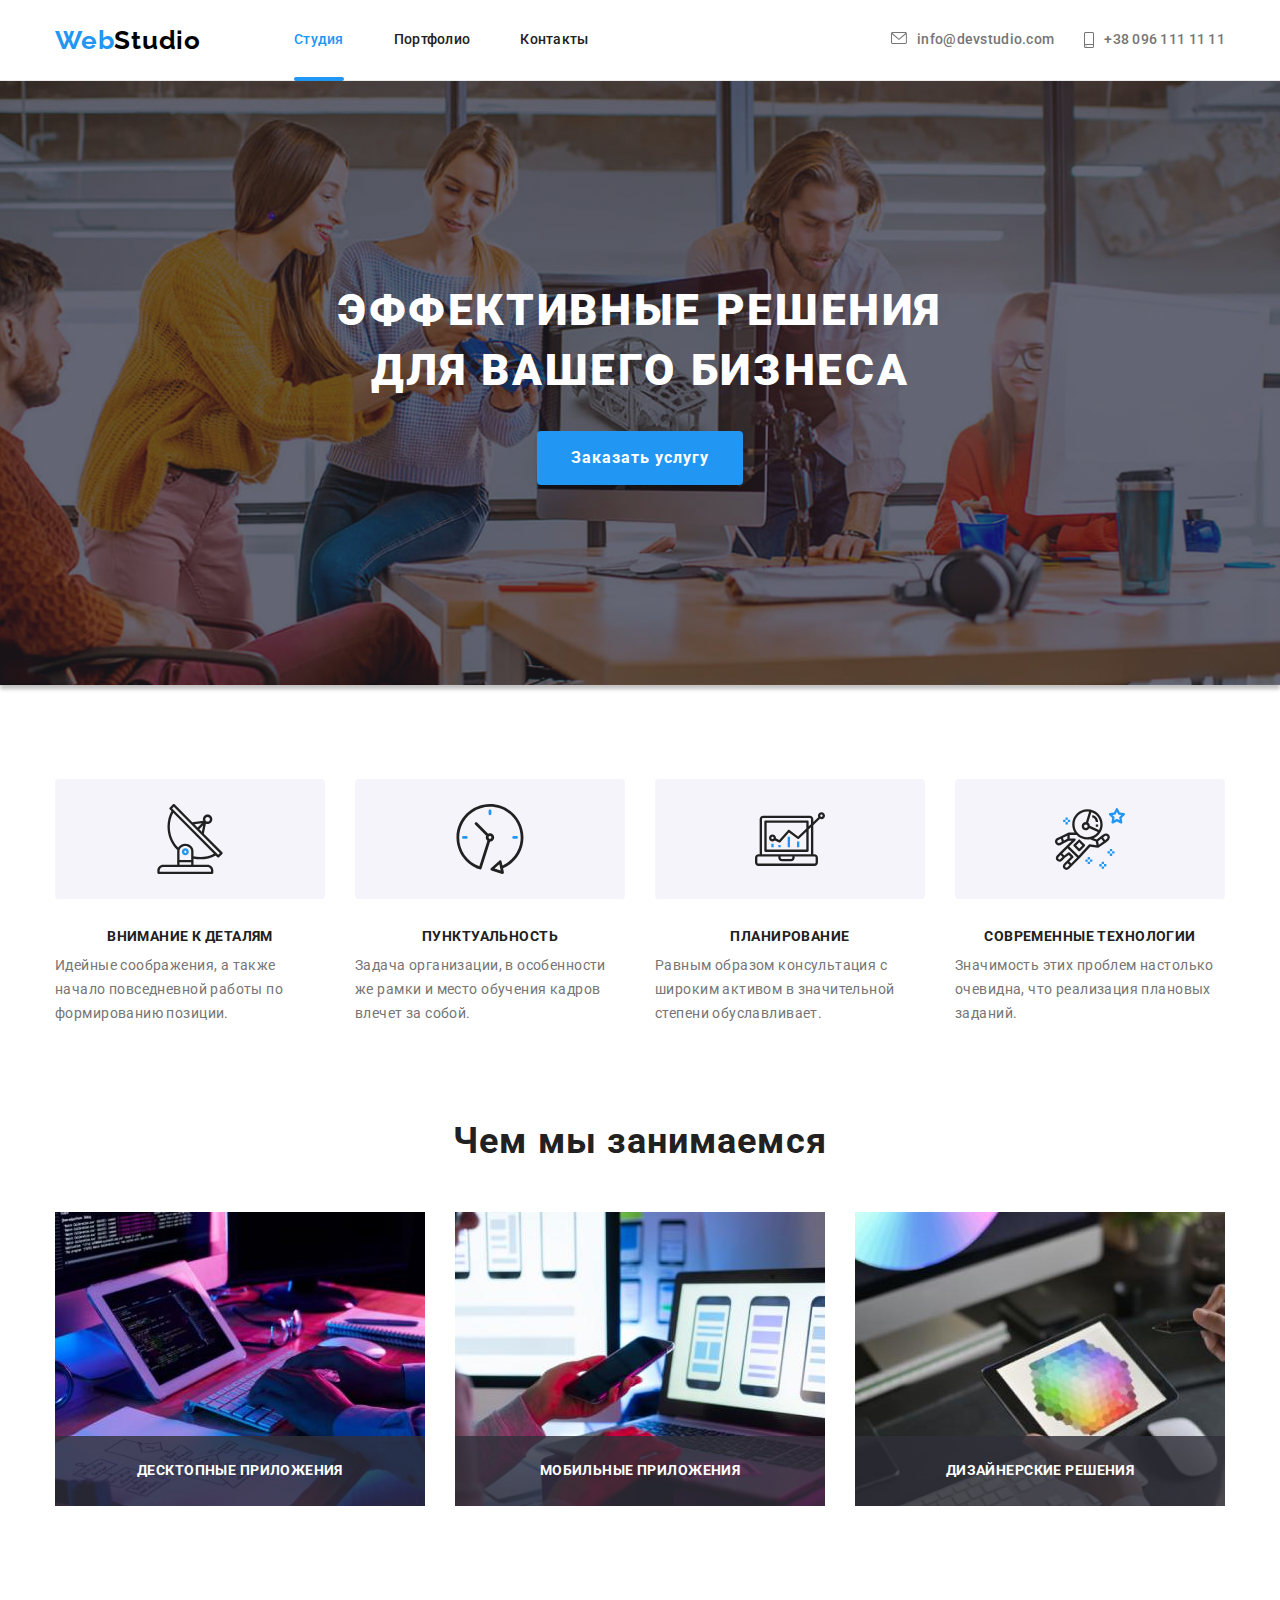
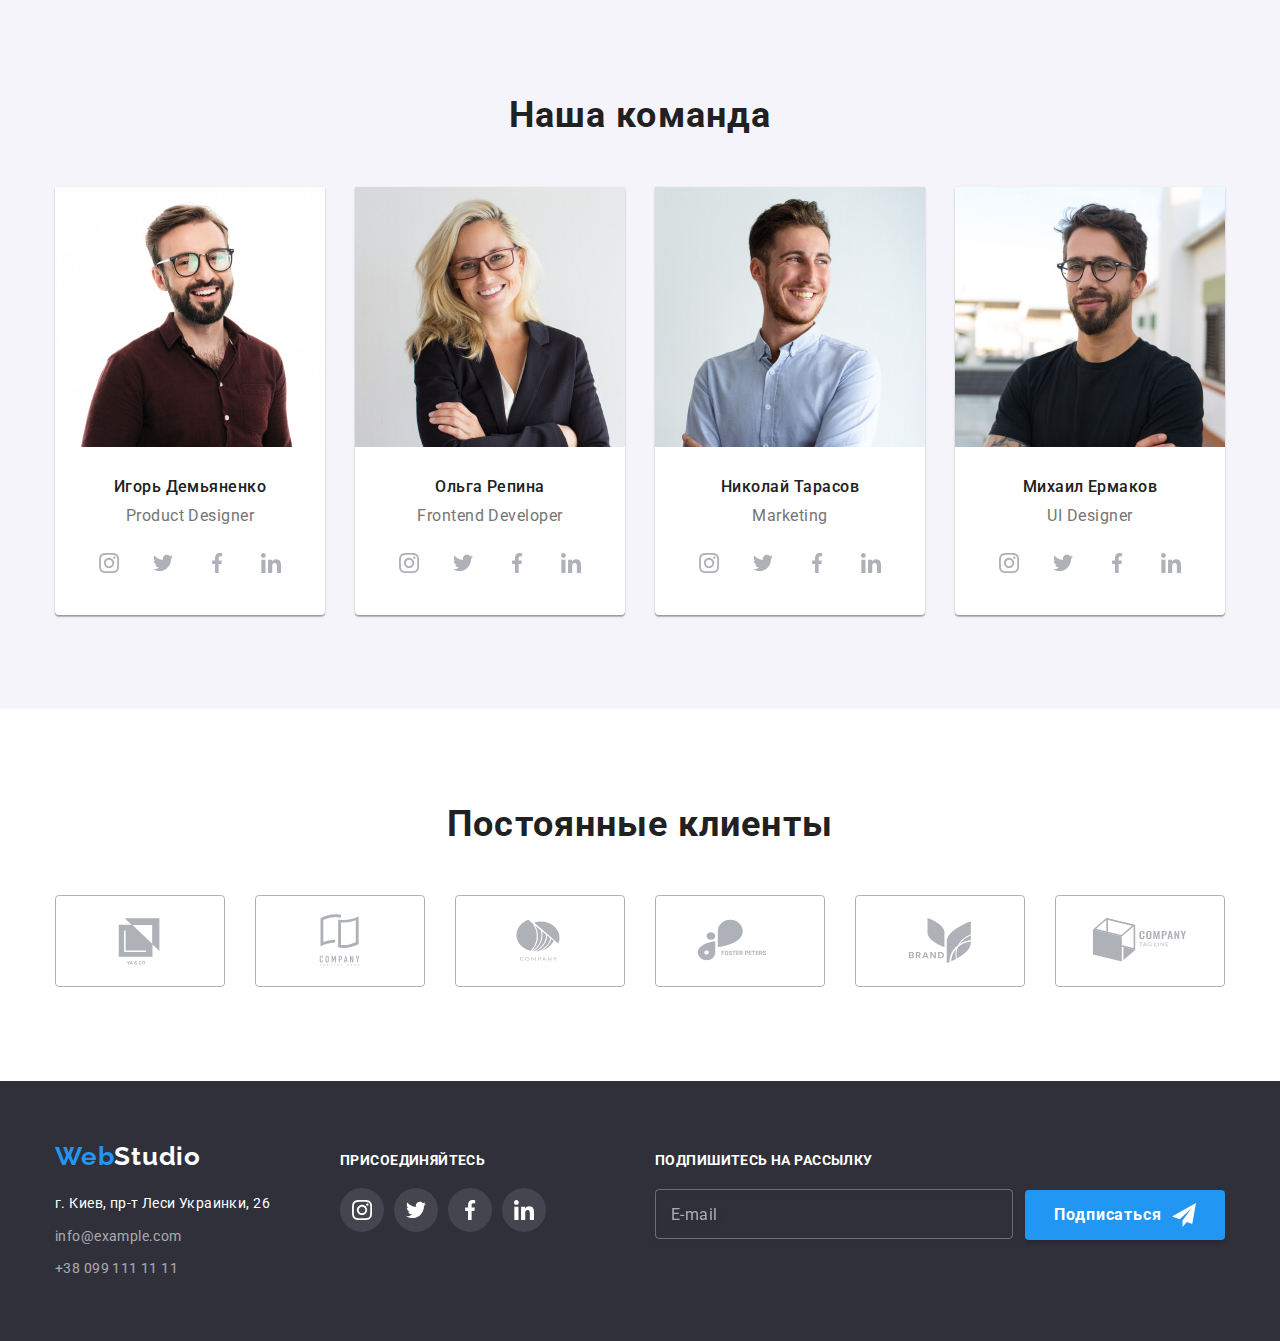
<file: index.html>
<!DOCTYPE html>
<html lang="ru">

<head>
    <meta charset="UTF-8" />
    <meta http-equiv="X-UA-Compatible" content="IE=edge" />
    <meta name="viewport" content="width=device-width, initial-scale=1.0" />
    <title>WebStudio</title>
    <link rel="preconnect" href="https://fonts.googleapis.com" />
    <link rel="preconnect" href="https://fonts.gstatic.com" crossorigin />
    <link
        href="https://fonts.googleapis.com/css2?family=Raleway:wght@700&family=Roboto:wght@400;500;700;900&display=swap"
        rel="stylesheet" />
    <link rel="stylesheet" href="./css/main.min.css" />
</head>

<body>
    <header class="header">
        <div class="container header__container">
            <nav class="navigation">
                <a href="./index.html" class="logo link" lang="en"><span class="logo__first-part">Web</span><span
                        class="logo__second-part_dark">Studio</span></a>
                <ul class="list navigation-list">
                    <li class="navigation-list__item">
                        <a class="link page-link active" href="index.html">Студия</a>
                    </li>
                    <li class="navigation-list__item">
                        <a class="link page-link" href="portfolio.html">Портфолио</a>
                    </li>
                    <li class="navigation-list__item">
                        <a class="link page-link" href="">Контакты</a>
                    </li>
                </ul>
            </nav>
            <ul class="contacts list">
                <li class="contacts__item">
                    <a class="contact__link link" href="mailto:info@devstudio.com">
                        <svg class="contact__icon" width="16" height="12">
                            <use href="./images/icons.svg#icon-envelope"></use>
                        </svg>
                        info@devstudio.com</a>
                </li>
                <li class="contacts__item">
                    <a class="contact__link link" href="tel:+380961111111">
                        <svg class="contact__icon" width="10" height="16">
                            <use href="./images/icons.svg#icon-smartphone"></use>
                        </svg>
                        +38 096 111 11 11</a>
                </li>
            </ul>
            <button type="button" class="menu_open-btn">
                <svg class="menu_open-icon" width="40" height="40">
                    <use href="./images/icons.svg#icon-burger"></use>
                </svg>
            </button>
            <div class="mobile-menu is-hidden">
                <div class="container menu-container">
                    <button type="button" class="menu_close-btn">
                        <svg class="menu_close-icon" width="40" height="40">
                            <use href="./images/icons.svg#icon-close-burger"></use>
                        </svg>
                    </button>
                    <div class="menu-top">
                        <ul class="list mobile-menu-list">
                            <li class="mobile-menu-list__item">
                                <a class="link mobile-menu__link active" href="index.html">Студия</a>
                            </li>
                            <li class="mobile-menu-list__item">
                                <a class="link mobile-menu__link" href="portfolio.html">Портфолио</a>
                            </li>
                            <li class="mobile-menu-list__item">
                                <a class="link mobile-menu__link" href="">Контакты</a>
                            </li>
                        </ul>
                    </div>
                    <div class="menu-buttom">
                        <ul class="contacts-mobile list">
                            <li class="contacts-mobile__item">
                                <a class="contact-mobile__tel link" href="tel:+380961111111">
                                    +38 096 111 11 11</a>
                            </li>
                            <li class="contacts-mobile__item">
                                <a class="contact-mobile__mail link" href="mailto:info@devstudio.com">
                                    info@devstudio.com</a>
                            </li>
                        </ul>
                        <ul class="socials-menu list">
                            <li class="socials-menu__item">
                                <a href="" class="socials-menu__link link"> Instagram </a>
                            </li>
                            <li class="socials-menu__item">
                                <a href="" class="link socials-menu__link"> Twitter </a>
                            </li>
                            <li class="socials-menu__item">
                                <a href="" class="socials-menu__link link"> Facebook </a>
                            </li>
                            <li class="socials-menu__item">
                                <a href="" class="socials-menu__link link"> LinkedIn </a>
                            </li>
                        </ul>
                    </div>
                </div>
            </div>
        </div>
    </header>
    <main>
        <section class="hero">
            <div class="container hero__container">
                <h1 class="hero__title">
                    Эффективные решения<br />для вашего бизнеса
                </h1>
                <button class="hero__button" type="button" data-modal-open>
                    Заказать услугу
                </button>
            </div>
        </section>
        <section class="traits">
            <div class="container">
                <h2 class="visually-hidden">Наши достоинства</h2>
                <ul class="traits__list list">
                    <li class="traits__item">
                        <div class="traits__logo">
                            <svg class="traits__icon" width="70" height="70">
                                <use href="./images/icons.svg#icon-antenna"></use>
                            </svg>
                        </div>
                        <h3 class="traits__title">Внимание к деталям</h3>
                        <p class="traits__description">
                            Идейные соображения, а также начало повседневной работы по
                            формированию позиции.
                        </p>
                    </li>
                    <li class="traits__item">
                        <div class="traits__logo">
                            <svg class="traits__icon" width="70" height="70">
                                <use href="./images/icons.svg#icon-clock"></use>
                            </svg>
                        </div>
                        <h3 class="traits__title">Пунктуальность</h3>
                        <p class="traits__description">
                            Задача организации, в особенности же рамки и место обучения
                            кадров влечет за собой.
                        </p>
                    </li>
                    <li class="traits__item">
                        <div class="traits__logo">
                            <svg class="traits__icon" width="70" height="70">
                                <use href="./images/icons.svg#icon-diagram"></use>
                            </svg>
                        </div>
                        <h3 class="traits__title">Планирование</h3>
                        <p class="traits__description">
                            Равным образом консультация с широким активом в значительной
                            степени обуславливает.
                        </p>
                    </li>
                    <li class="traits__item">
                        <div class="traits__logo">
                            <svg class="traits__icon" width="70" height="70">
                                <use href="./images/icons.svg#icon-astronaut"></use>
                            </svg>
                        </div>
                        <h3 class="traits__title">Современные технологии</h3>
                        <p class="traits__description">
                            Значимость этих проблем настолько очевидна, что реализация
                            плановых заданий.
                        </p>
                    </li>
                </ul>
            </div>
        </section>
        <section class="about">
            <div class="container">
                <h2 class="about__title">Чем мы занимаемся</h2>
                <ul class="about__list list">
                    <li class="about__item">
                        <div class="about__poster">
                            <img srcset="
                    ./images/about/box-algorithm.jpg    1x,
                    ./images/about/box-algorithm-2x.jpg 2x
                  " src="./images/about/box-algorithm.jpg" alt="работа на десктопе" />
                            <p class="about__text">Десктопные приложения</p>
                        </div>
                    </li>
                    <li class="about__item">
                        <div class="about__poster">
                            <img srcset="
                    ./images/about/box-laptop.jpg    1x,
                    ./images/about/box-laptop-2x.jpg 2x
                  " src="./images/about/box-laptop.jpg" alt="работа на лептопе" width="370" height="294" />
                            <p class="about__text">Мобильные приложения</p>
                        </div>
                    </li>
                    <li class="about__item">
                        <div class="about__poster">
                            <img srcset="
                    ./images/about/box-pen.jpg    1x,
                    ./images/about/box-pen-2x.jpg 2x
                  " src="./images/about/box-pen.jpg" alt="работа на планшете" width="370" height="294" />
                            <p class="about__text">Дизайнерские решения</p>
                        </div>
                    </li>
                </ul>
            </div>
        </section>
        <section class="team">
            <div class="container team_container">
                <h2 class="team__title">Наша команда</h2>
                <ul class="team__list list">
                    <li class="team__member">
                        <picture>
                            <source srcset="
                    ./images/team/team-demjanenko-desktop.jpg    1x,
                    ./images/team/team-demjanenko-desktop-2x.jpg 2x
                  " media="(min-width: 1200px)" />
                            <source srcset="
                    ./images/team/team-demjanenko-tablet.jpg    1x,
                    ./images/team/team-demjanenko-tablet-2x.jpg 2x
                  " media="(min-width: 768px)" />
                            <source srcset="
                    ./images/team/team-demjanenko.jpg    1x,
                    ./images/team/team-demjanenko-2x.jpg 2x
                  " media="(min-width: 320px)" />
                            <img src="./images/team/team-demjanenko.jpg" alt="аватарка" />
                        </picture>
                        <div class="unit">
                            <h3 class="unit__name">Игорь Демьяненко</h3>
                            <p lang="en" class="unit__position">Product Designer</p>
                            <ul class="socials list">
                                <li class="socials__item">
                                    <a href="" class="socials__link">
                                        <svg class="socials__icon" width="20" height="20">
                                            <use href="./images/icons.svg#icon-instagram"></use>
                                        </svg>
                                    </a>
                                </li>
                                <li class="socials__item">
                                    <a href="" class="socials__link">
                                        <svg class="socials__icon" width="20" height="20">
                                            <use href="./images/icons.svg#icon-twitter"></use>
                                        </svg>
                                    </a>
                                </li>
                                <li class="socials__item">
                                    <a href="" class="socials__link">
                                        <svg class="socials__icon" width="20" height="20">
                                            <use href="./images/icons.svg#icon-facebook"></use>
                                        </svg>
                                    </a>
                                </li>
                                <li class="socials__item">
                                    <a href="" class="socials__link">
                                        <svg class="socials__icon" width="20" height="20">
                                            <use href="./images/icons.svg#icon-linkedin"></use>
                                        </svg>
                                    </a>
                                </li>
                            </ul>
                        </div>
                    </li>
                    <li class="team__member">
                        <picture>
                            <source srcset="
                    ./images/team/team-repina-desktop.jpg    1x,
                    ./images/team/team-repina-desktop-2x.jpg 2x
                  " media="(min-width: 1200px)" />
                            <source srcset="
                    ./images/team/team-repina-tablet.jpg    1x,
                    ./images/team/team-repina-tablet-2x.jpg 2x
                  " media="(min-width: 768px)" />
                            <source srcset="
                    ./images/team/team-repina.jpg    1x,
                    ./images/team/team-repina-2x.jpg 2x
                  " media="(min-width: 320px)" />
                            <img src="./images/team/team-repina.jpg" alt="аватарка" />
                        </picture>
                        <div class="unit">
                            <h3 class="unit__name">Ольга Репина</h3>
                            <p lang="en" class="unit__position">Frontend Developer</p>
                            <ul class="socials list">
                                <li class="socials__item">
                                    <a href="" class="socials__link">
                                        <svg class="socials__icon" width="20" height="20">
                                            <use href="./images/icons.svg#icon-instagram"></use>
                                        </svg>
                                    </a>
                                </li>
                                <li class="socials__item">
                                    <a href="" class="socials__link">
                                        <svg class="socials__icon" width="20" height="20">
                                            <use href="./images/icons.svg#icon-twitter"></use>
                                        </svg>
                                    </a>
                                </li>
                                <li class="socials__item">
                                    <a href="" class="socials__link">
                                        <svg class="socials__icon" width="20" height="20">
                                            <use href="./images/icons.svg#icon-facebook"></use>
                                        </svg>
                                    </a>
                                </li>
                                <li class="socials__item">
                                    <a href="" class="socials__link">
                                        <svg class="socials__icon" width="20" height="20">
                                            <use href="./images/icons.svg#icon-linkedin"></use>
                                        </svg>
                                    </a>
                                </li>
                            </ul>
                        </div>
                    </li>
                    <li class="team__member">
                        <picture>
                            <source srcset="
                    ./images/team/team-tarasov-desktop.jpg    1x,
                    ./images/team/team-tarasov-desktop-2x.jpg 2x
                  " media="(min-width: 1200px)" />
                            <source srcset="
                    ./images/team/team-tarasov-tablet.jpg    1x,
                    ./images/team/team-tarasov-tablet-2x.jpg 2x
                  " media="(min-width: 768px)" />
                            <source srcset="
                    ./images/team/team-tarasov.jpg    1x,
                    ./images/team/team-tarasov-2x.jpg 2x
                  " media="(min-width: 320px)" />
                            <img src="./images/team/team-tarasov.jpg" alt="аватарка" />
                        </picture>
                        <div class="unit">
                            <h3 class="unit__name">Николай Тарасов</h3>
                            <p lang="en" class="unit__position">Marketing</p>
                            <ul class="socials list">
                                <li class="socials__item">
                                    <a href="" class="socials__link">
                                        <svg class="socials__icon" width="20" height="20">
                                            <use href="./images/icons.svg#icon-instagram"></use>
                                        </svg>
                                    </a>
                                </li>
                                <li class="socials__item">
                                    <a href="" class="socials__link">
                                        <svg class="socials__icon" width="20" height="20">
                                            <use href="./images/icons.svg#icon-twitter"></use>
                                        </svg>
                                    </a>
                                </li>
                                <li class="socials__item">
                                    <a href="" class="socials__link">
                                        <svg class="socials__icon" width="20" height="20">
                                            <use href="./images/icons.svg#icon-facebook"></use>
                                        </svg>
                                    </a>
                                </li>
                                <li class="socials__item">
                                    <a href="" class="socials__link">
                                        <svg class="socials__icon" width="20" height="20">
                                            <use href="./images/icons.svg#icon-linkedin"></use>
                                        </svg>
                                    </a>
                                </li>
                            </ul>
                        </div>
                    </li>
                    <li class="team__member">
                        <picture>
                            <source srcset="
                    ./images/team/team-ermakov-desktop.jpg    1x,
                    ./images/team/team-ermakov-desktop-2x.jpg 2x
                  " media="(min-width: 1200px)" />
                            <source srcset="
                    ./images/team/team-ermakov-tablet.jpg    1x,
                    ./images/team/team-ermakov-tablet-2x.jpg 2x
                  " media="(min-width: 768px)" />
                            <source srcset="
                    ./images/team/team-ermakov.jpg    1x,
                    ./images/team/team-ermakov-2x.jpg 2x
                  " media="(min-width: 320px)" />
                            <img src="./images/team/team-ermakov.jpg" alt="аватарка" />
                        </picture>
                        <div class="unit">
                            <h3 class="unit__name">Михаил Ермаков</h3>
                            <p lang="en" class="unit__position">UI Designer</p>
                            <ul class="socials list">
                                <li class="socials__item">
                                    <a href="" class="socials__link">
                                        <svg class="socials__icon" width="20" height="20">
                                            <use href="./images/icons.svg#icon-instagram"></use>
                                        </svg>
                                    </a>
                                </li>
                                <li class="socials__item">
                                    <a href="" class="socials__link">
                                        <svg class="socials__icon" width="20" height="20">
                                            <use href="./images/icons.svg#icon-twitter"></use>
                                        </svg>
                                    </a>
                                </li>
                                <li class="socials__item">
                                    <a href="" class="socials__link">
                                        <svg class="socials__icon" width="20" height="20">
                                            <use href="./images/icons.svg#icon-facebook"></use>
                                        </svg>
                                    </a>
                                </li>
                                <li class="socials__item">
                                    <a href="" class="socials__link">
                                        <svg class="socials__icon" width="20" height="20">
                                            <use href="./images/icons.svg#icon-linkedin"></use>
                                        </svg>
                                    </a>
                                </li>
                            </ul>
                        </div>
                    </li>
                </ul>
            </div>
        </section>
        <section class="customers">
            <div class="container">
                <h2 class="customers__title">Постоянные клиенты</h2>
                <ul class="customers__logos list">
                    <li class="customers__item">
                        <a href="" class="customers__link">
                            <svg class="customer__logo" width="106" height="60">
                                <use href="./images/icons.svg#icon-logo1"></use>
                            </svg>
                        </a>
                    </li>
                    <li class="customers__item">
                        <a href="" class="customers__link">
                            <svg class="customer__logo" width="106" height="60">
                                <use href="./images/icons.svg#icon-logo2"></use>
                            </svg>
                        </a>
                    </li>
                    <li class="customers__item">
                        <a href="" class="customers__link">
                            <svg class="customer__logo" width="106" height="60">
                                <use href="./images/icons.svg#icon-logo3"></use>
                            </svg>
                        </a>
                    </li>
                    <li class="customers__item">
                        <a href="" class="customers__link">
                            <svg class="customer__logo" width="106" height="60">
                                <use href="./images/icons.svg#icon-logo4"></use>
                            </svg>
                        </a>
                    </li>
                    <li class="customers__item">
                        <a href="" class="customers__link">
                            <svg class="customer__logo" width="106" height="60">
                                <use href="./images/icons.svg#icon-logo5"></use>
                            </svg>
                        </a>
                    </li>
                    <li class="customers__item">
                        <a href="" class="customers__link">
                            <svg class="customer__logo" width="106" height="60">
                                <use href="./images/icons.svg#icon-logo6"></use>
                            </svg>
                        </a>
                    </li>
                </ul>
            </div>
        </section>
    </main>
    <footer class="footer">
        <div class="container footer-container">
            <div class="footer-box">
                <div class="footer-adaress">
                    <a class="logo link" href="./index.html" lang="en"><span class="logo__first-part">Web</span><span
                            class="logo__second-part_light">Studio</span></a>
                    <address>
                        <ul class="address-list list">
                            <li class="address-list__item">
                                <a class="map-link link" href="https://goo.gl/maps/PAfpmVnmsfbDf3pm9" target="_blank"
                                    rel="noopener noreferrer">г. Киев, пр-т Леси Украинки, 26</a>
                            </li>
                            <li class="address-list__item">
                                <a class="address-list__link link" href="mailto:info@example.com">info@example.com</a>
                            </li>
                            <li class="address-list__item">
                                <a class="address-list__link link" href="tel:+380991111111">+38 099 111 11 11</a>
                            </li>
                        </ul>
                    </address>
                </div>
                <div class="join-us">
                    <p class="footer-title">Присоединяйтесь</p>
                    <ul class="our-socials list">
                        <li class="our-socials__item">
                            <a href="" class="our-socials__link">
                                <svg class="our-socials__icon" width="20" height="20">
                                    <use href="./images/icons.svg#icon-instagram"></use>
                                </svg>
                            </a>
                        </li>
                        <li class="our-socials__item">
                            <a href="" class="our-socials__link">
                                <svg class="our-socials__icon" width="20" height="20">
                                    <use href="./images/icons.svg#icon-twitter"></use>
                                </svg>
                            </a>
                        </li>
                        <li class="our-socials__item">
                            <a href="" class="our-socials__link">
                                <svg class="our-socials__icon" width="20" height="20">
                                    <use href="./images/icons.svg#icon-facebook"></use>
                                </svg>
                            </a>
                        </li>
                        <li class="our-socials__item">
                            <a href="" class="our-socials__link">
                                <svg class="our-socials__icon" width="20" height="20">
                                    <use href="./images/icons.svg#icon-linkedin"></use>
                                </svg>
                            </a>
                        </li>
                    </ul>
                </div>
            </div>
            <div class="online-form">
                <form action="#" class="online-input">
                    <label class="online-form__label" for="online-input">Подпишитесь на рассылку</label>
                    <br />
                    <div class="input-and-btn">
                        <input type="email" class="online-email" name="online-input" id="online-input"
                            placeholder="E-mail" />
                        <br />
                        <button type="submit" class="online-btn">
                            Подписаться
                            <svg class="online-input__logo" width="24" height="24">
                                <use href="./images/icons.svg#icon-send"></use>
                            </svg>
                        </button>
                    </div>
                </form>
            </div>
        </div>
    </footer>
    <div class="backdrop is-hidden" data-modal>
        <div class="modal">
            <button type="button" class="modal__close-btn" data-modal-close>
                <svg class="modal__close-icon" width="11" height="11">
                    <use href="./images/icons.svg#icon-close"></use>
                </svg>
            </button>
            <p class="modal__title">Оставьте свои данные, мы вам перезвоним</p>
            <form action="#" class="modal__form">
                <div class="modal__field">
                    <label for="user-name" class="modal__label-text">Имя</label>
                    <div class="modal__wrap">
                        <input type="text" name="user-name" id="user-name" class="modal__input" required
                            minlength="2" /><svg class="input-icon" width="18" height="18">
                            <use href="images/icons.svg#icon-name"></use>
                        </svg>
                    </div>
                </div>
                <div class="modal__field">
                    <label for="user-tel" class="modal__label-text">Телефон</label>
                    <div class="modal__wrap">
                        <input type="tel" name="user-tel" id="user-tel" class="modal__input" required />
                        <svg class="input-icon" width="18px" height="18px">
                            <use href="images/icons.svg#icon-phone"></use>
                        </svg>
                    </div>
                </div>
                <div class="modal__field">
                    <label for="user-mail" class="modal__label-text">Почта</label>
                    <div class="modal__wrap">
                        <input type="email" name="user-mail" id="user-mail" class="modal__input" /><svg
                            class="input-icon" width="18px" height="18px">
                            <use href="images/icons.svg#icon-mail"></use>
                        </svg>
                    </div>
                </div>
                <div class="modal__field">
                    <label for="coment" class="modal__label-text">Комментарий</label>
                    <textarea name="coment" id="coment" cols="30" rows="10" class="modal__textarea"
                        placeholder="Введите текст"></textarea>
                </div>
                <div class="modal__field">
                    <input type="checkbox" name="policy" id="policy" class="modal__check visually-hidden" />
                    <label for="policy" class="check__text"><span class="check__item">
                            <svg class="check__icon" width="11px" height="8px">
                                <use href="./images/icons.svg#icon-checked"
                                "></use>
                            </svg>
                        </span>
                        Соглашаюсь с рассылкой и принимаю
                        <a href="" class="modal__terms-link">Условия договора</a></label>
                </div>

                <button type="submit" class="modal__button">Отправить</button>
            </form>
        </div>
    </div>
    <script src="./js/modal.js"></script>
    <script src="./js/menu.js"></script>
</body>

</html>
</file>
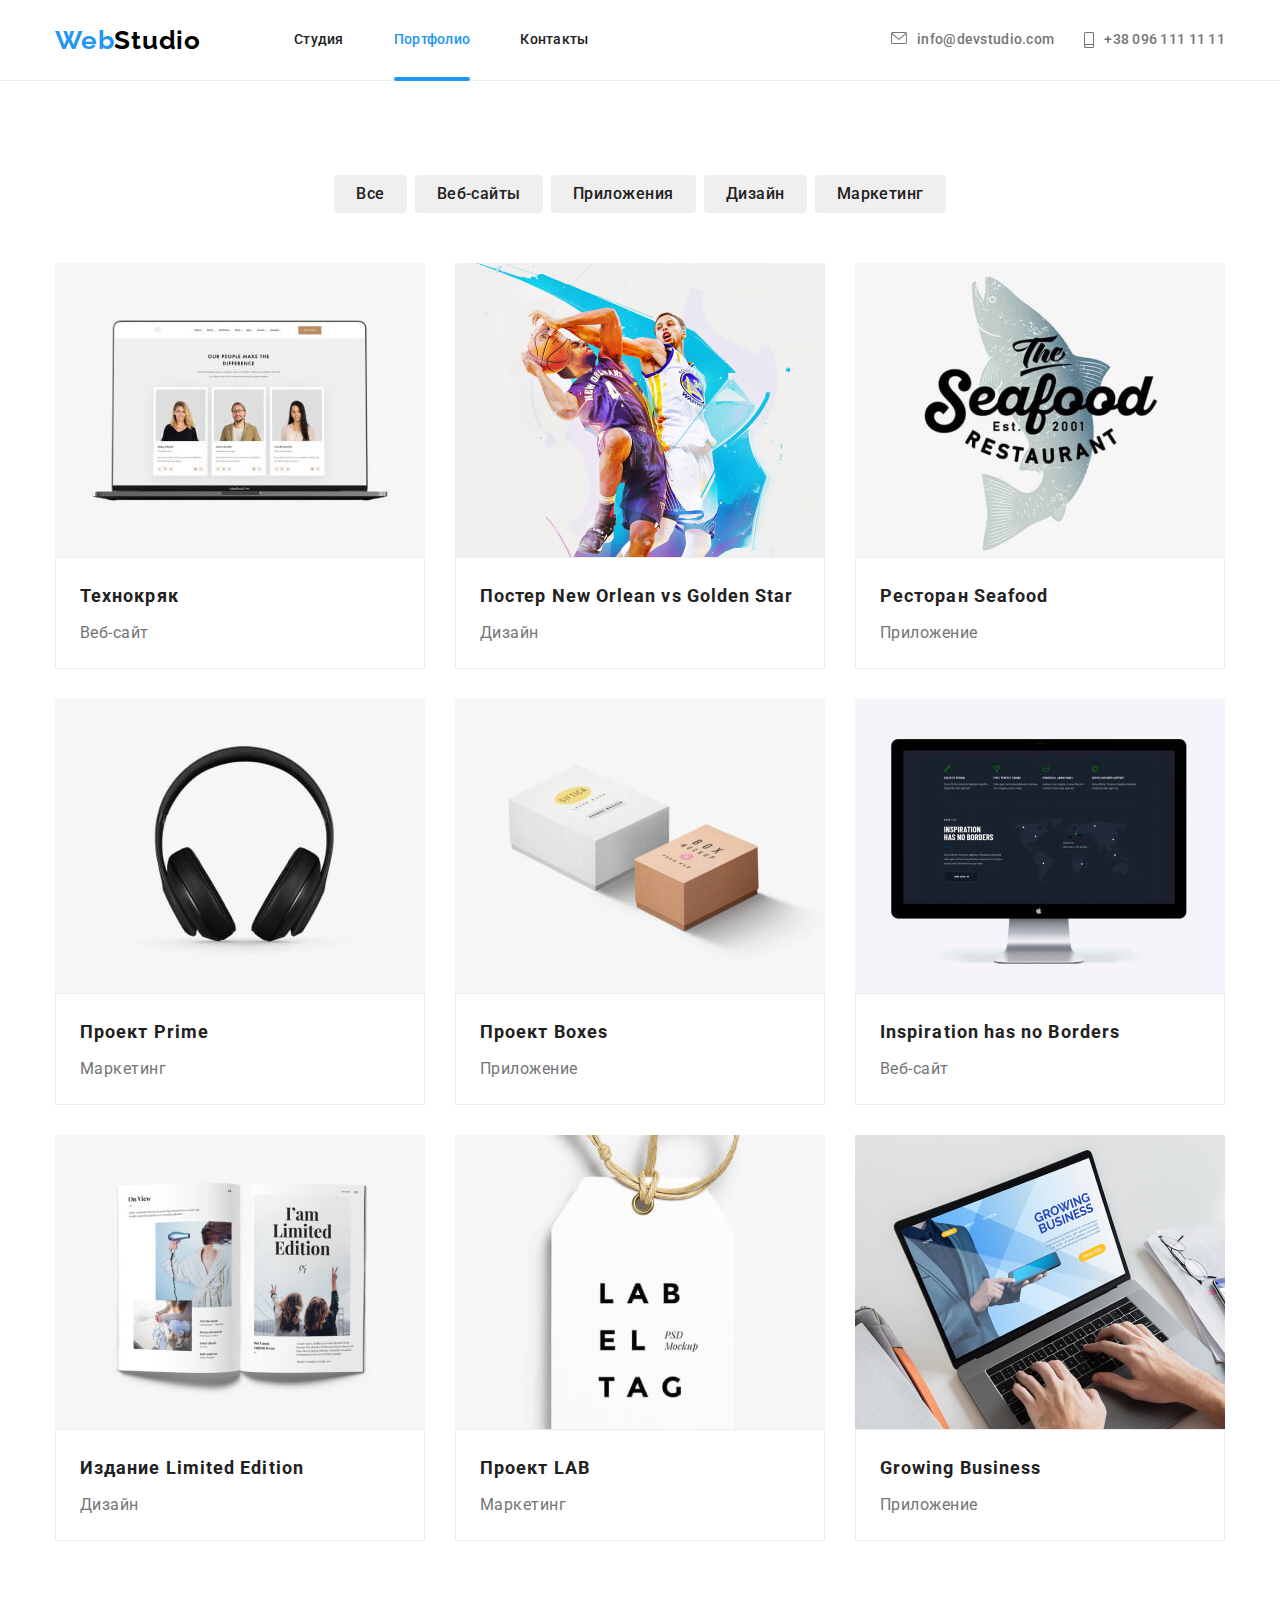
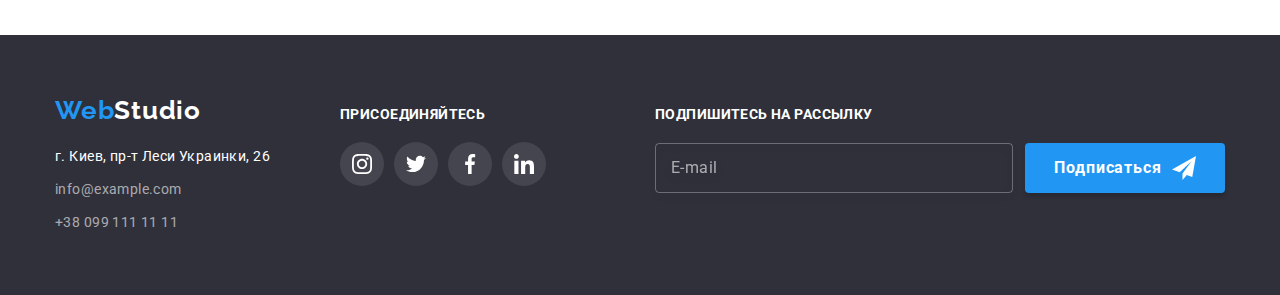
<file: portfolio.html>
<!DOCTYPE html>
<html lang="en">

<head>
    <meta charset="UTF-8" />
    <meta http-equiv="X-UA-Compatible" content="IE=edge" />
    <meta name="viewport" content="width=device-width, initial-scale=1.0" />
    <title>Portfolio</title>
    <link rel="preconnect" href="https://fonts.googleapis.com" />
    <link rel="preconnect" href="https://fonts.gstatic.com" crossorigin />
    <link
        href="https://fonts.googleapis.com/css2?family=Raleway:wght@700&family=Roboto:wght@400;500;700;900&display=swap"
        rel="stylesheet" />
    <link rel="stylesheet" href="./css/main.min.css" />
</head>

<body>
    <header class="header">
        <div class="container header__container">
            <nav class="navigation">
                <a href="./index.html" class="logo link" lang="en"><span class="logo__first-part">Web</span><span
                        class="logo__second-part_dark">Studio</span></a>
                <ul class="list navigation-list">
                    <li class="navigation-list__item">
                        <a class="link page-link" href="index.html">Студия</a>
                    </li>
                    <li class="navigation-list__item">
                        <a class="link page-link active" href="portfolio.html">Портфолио</a>
                    </li>
                    <li class="navigation-list__item">
                        <a class="link page-link" href="">Контакты</a>
                    </li>
                </ul>
            </nav>
            <ul class="contacts list">
                <li class="contacts__item">
                    <a class="contact__link link" href="mailto:info@devstudio.com">
                        <svg class="contact__icon" width="16" height="12">
                            <use href="./images/icons.svg#icon-envelope"></use>
                        </svg>
                        info@devstudio.com</a>
                </li>
                <li class="contacts__item">
                    <a class="contact__link link" href="tel:+380961111111">
                        <svg class="contact__icon" width="10" height="16">
                            <use href="./images/icons.svg#icon-smartphone"></use>
                        </svg>
                        +38 096 111 11 11</a>
                </li>
            </ul>
            <button type="button" class="menu_open-btn">
                <svg class="menu_open-icon" width="40" height="40">
                    <use href="./images/icons.svg#icon-burger"></use>
                </svg>
            </button>
            <div class="mobile-menu is-hidden">
                <div class="container menu-container">
                    <button type="button" class="menu_close-btn">
                        <svg class="menu_close-icon" width="40" height="40">
                            <use href="./images/icons.svg#icon-close-burger"></use>
                        </svg>
                    </button>
                    <div class="menu-top">
                        <ul class="list mobile-menu-list">
                            <li class="mobile-menu-list__item">
                                <a class="link mobile-menu__link" href="index.html">Студия</a>
                            </li>
                            <li class="mobile-menu-list__item">
                                <a class="link mobile-menu__link active" href="portfolio.html">Портфолио</a>
                            </li>
                            <li class="mobile-menu-list__item">
                                <a class="link mobile-menu__link" href="">Контакты</a>
                            </li>
                        </ul>
                    </div>
                    <div class="menu-buttom">
                        <ul class="contacts-mobile list">
                            <li class="contacts-mobile__item">
                                <a class="contact-mobile__tel link" href="tel:+380961111111">
                                    +38 096 111 11 11</a>
                            </li>
                            <li class="contacts-mobile__item">
                                <a class="contact-mobile__mail link" href="mailto:info@devstudio.com">
                                    info@devstudio.com</a>
                            </li>
                        </ul>
                        <ul class="socials-menu list">
                            <li class="socials-menu__item">
                                <a href="" class="socials-menu__link link"> Instagram </a>
                            </li>
                            <li class="socials-menu__item">
                                <a href="" class="link socials-menu__link"> Twitter </a>
                            </li>
                            <li class="socials-menu__item">
                                <a href="" class="socials-menu__link link"> Facebook </a>
                            </li>
                            <li class="socials-menu__item">
                                <a href="" class="socials-menu__link link"> LinkedIn </a>
                            </li>
                        </ul>
                    </div>
                </div>
            </div>
        </div>
    </header>
    <main>
        <section class="portfolio">
            <div class="container">
                <h1 class="visually-hidden">Портфолио</h1>
                <ul class="portfolio-buttons list">
                    <li class="portfolio-buttons__item">
                        <button class="filter-button" type="button">Все</button>
                    </li>
                    <li class="portfolio-buttons__item">
                        <button class="filter-button" type="button">Веб-сайты</button>
                    </li>
                    <li class="portfolio-buttons__item">
                        <button class="filter-button" type="button">Приложения</button>
                    </li>
                    <li class="portfolio-buttons__item">
                        <button class="filter-button" type="button">Дизайн</button>
                    </li>
                    <li class="portfolio-buttons__item">
                        <button class="filter-button" type="button">Маркетинг</button>
                    </li>
                </ul>
                <ul class="portfolio-galery list">
                    <li class="portfolio-galery__item">
                        <a class="portfolio-galery__link link" href="">
                            <div class="portfolio-galery__wrap">
                                <picture>
                                    <source srcset="
                        ./images/portfolio/portfolio-1-desktop.jpg    1x,
                        ./images/portfolio/portfolio-1-desktop-2x.jpg 2x
                      " media="(min-width: 1200px)" />
                                    <source srcset="
                        ./images/portfolio/portfolio-1-tablet.jpg    1x,
                        ./images/portfolio/portfolio-1-tablet-2x.jpg 2x
                      " media="(min-width: 768px)" />
                                    <source srcset="
                        ./images/portfolio/portfolio-1.jpg    1x,
                        ./images/portfolio/portfolio-1-2x.jpg 2x
                      " media="(min-width: 320px)" />
                                    <img src="./images/portfolio/portfolio-1.jpg" alt="три персоны" />
                                </picture>
                                <p class="portfolio-galery__top-text">
                                    Технокряк это современная площадка распространения
                                    коронавируса. Компании используют эту платформу для
                                    цифрового шпионажа и атак на защищённые сервера конкурентов.
                                </p>
                            </div>
                            <div class="portfolio-text">
                                <h2 class="portfolio-item__title">Технокряк</h2>
                                <p class="portfolio-item__type">Веб-сайт</p>
                            </div>
                        </a>
                    </li>
                    <li class="portfolio-galery__item">
                        <a class="portfolio-galery__link link" href="">
                            <div class="portfolio-galery__wrap">
                                <picture>
                                    <source srcset="
                        ./images/portfolio/portfolio-2-desktop.jpg    1x,
                        ./images/portfolio/portfolio-2-desktop-2x.jpg 2x
                      " media="(min-width: 1200px)" />
                                    <source srcset="
                        ./images/portfolio/portfolio-2-tablet.jpg    1x,
                        ./images/portfolio/portfolio-2-tablet-2x.jpg 2x
                      " media="(min-width: 768px)" />
                                    <source srcset="
                        ./images/portfolio/portfolio-2.jpg    1x,
                        ./images/portfolio/portfolio-2-2x.jpg 2x
                      " media="(min-width: 320px)" />
                                    <img src="./images/portfolio/portfolio-2.jpg" alt="постер баскетболл" />
                                </picture>
                                <p class="portfolio-galery__top-text">
                                    Технокряк это современная площадка распространения
                                    коронавируса. Компании используют эту платформу для
                                    цифрового шпионажа и атак на защищённые сервера конкурентов.
                                </p>
                            </div>
                            <div class="portfolio-text">
                                <h2 class="portfolio-item__title">
                                    Постер New Orlean vs Golden Star
                                </h2>
                                <p class="portfolio-item__type">Дизайн</p>
                            </div>
                        </a>
                    </li>
                    <li class="portfolio-galery__item">
                        <a class="portfolio-galery__link link" href="">
                            <div class="portfolio-galery__wrap">
                                <picture>
                                    <source srcset="
                        ./images/portfolio/portfolio-3-desktop.jpg    1x,
                        ./images/portfolio/portfolio-3-desktop-2x.jpg 2x
                      " media="(min-width: 1200px)" />
                                    <source srcset="
                        ./images/portfolio/portfolio-3-tablet.jpg    1x,
                        ./images/portfolio/portfolio-3-tablet-2x.jpg 2x
                      " media="(min-width: 768px)" />
                                    <source srcset="
                        ./images/portfolio/portfolio-3.jpg    1x,
                        ./images/portfolio/portfolio-3-2x.jpg 2x
                      " media="(min-width: 320px)" />
                                    <img src="./images/portfolio/portfolio-3.jpg" alt="ресторан" />
                                </picture>
                                <p class="portfolio-galery__top-text">
                                    Технокряк это современная площадка распространения
                                    коронавируса. Компании используют эту платформу для
                                    цифрового шпионажа и атак на защищённые сервера конкурентов.
                                </p>
                            </div>
                            <div class="portfolio-text">
                                <h2 class="portfolio-item__title">Ресторан Seafood</h2>
                                <p class="portfolio-item__type">Приложение</p>
                            </div>
                        </a>
                    </li>
                    <li class="portfolio-galery__item">
                        <a class="portfolio-galery__link link" href="">
                            <div class="portfolio-galery__wrap">
                                <picture>
                                    <source srcset="
                        ./images/portfolio/portfolio-4-desktop.jpg    1x,
                        ./images/portfolio/portfolio-4-desktop-2x.jpg 2x
                      " media="(min-width: 1200px)" />
                                    <source srcset="
                        ./images/portfolio/portfolio-4-tablet.jpg    1x,
                        ./images/portfolio/portfolio-4-tablet-2x.jpg 2x
                      " media="(min-width: 768px)" />
                                    <source srcset="
                        ./images/portfolio/portfolio-4.jpg    1x,
                        ./images/portfolio/portfolio-4-2x.jpg 2x
                      " media="(min-width: 320px)" />
                                    <img src="./images/portfolio/portfolio-4.jpg" alt="наушники" />
                                </picture>
                                <p class="portfolio-galery__top-text">
                                    Технокряк это современная площадка распространения
                                    коронавируса. Компании используют эту платформу для
                                    цифрового шпионажа и атак на защищённые сервера конкурентов.
                                </p>
                            </div>
                            <div class="portfolio-text">
                                <h2 class="portfolio-item__title">Проект Prime</h2>
                                <p class="portfolio-item__type">Маркетинг</p>
                            </div>
                        </a>
                    </li>
                    <li class="portfolio-galery__item">
                        <a class="portfolio-galery__link link" href="">
                            <div class="portfolio-galery__wrap">
                                <picture>
                                    <source srcset="
                        ./images/portfolio/portfolio-5-desktop.jpg    1x,
                        ./images/portfolio/portfolio-5-desktop-2x.jpg 2x
                      " media="(min-width: 1200px)" />
                                    <source srcset="
                        ./images/portfolio/portfolio-5-tablet.jpg    1x,
                        ./images/portfolio/portfolio-5-tablet-2x.jpg 2x
                      " media="(min-width: 768px)" />
                                    <source srcset="
                        ./images/portfolio/portfolio-5.jpg    1x,
                        ./images/portfolio/portfolio-5-2x.jpg 2x
                      " media="(min-width: 320px)" />
                                    <img src="./images/portfolio/portfolio-5.jpg" alt="коробочки" />
                                </picture>
                                <p class="portfolio-galery__top-text">
                                    Технокряк это современная площадка распространения
                                    коронавируса. Компании используют эту платформу для
                                    цифрового шпионажа и атак на защищённые сервера конкурентов.
                                </p>
                            </div>
                            <div class="portfolio-text">
                                <h2 class="portfolio-item__title">Проект Boxes</h2>
                                <p class="portfolio-item__type">Приложение</p>
                            </div>
                        </a>
                    </li>
                    <li class="portfolio-galery__item">
                        <a class="portfolio-galery__link link" href="">
                            <div class="portfolio-galery__wrap">
                                <picture>
                                    <source srcset="
                        ./images/portfolio/portfolio-6-desktop.jpg    1x,
                        ./images/portfolio/portfolio-6-desktop-2x.jpg 2x
                      " media="(min-width: 1200px)" />
                                    <source srcset="
                        ./images/portfolio/portfolio-6-tablet.jpg    1x,
                        ./images/portfolio/portfolio-6-tablet-2x.jpg 2x
                      " media="(min-width: 768px)" />
                                    <source srcset="
                        ./images/portfolio/portfolio-6.jpg    1x,
                        ./images/portfolio/portfolio-6-2x.jpg 2x
                      " media="(min-width: 320px)" />
                                    <img src="./images/portfolio/portfolio-6.jpg" alt="монитор" />
                                </picture>
                                <p class="portfolio-galery__top-text">
                                    Технокряк это современная площадка распространения
                                    коронавируса. Компании используют эту платформу для
                                    цифрового шпионажа и атак на защищённые сервера конкурентов.
                                </p>
                            </div>
                            <div class="portfolio-text">
                                <h2 lang="en" class="portfolio-item__title">
                                    Inspiration has no Borders
                                </h2>
                                <p class="portfolio-item__type">Веб-сайт</p>
                            </div>
                        </a>
                    </li>
                    <li class="portfolio-galery__item">
                        <a class="portfolio-galery__link link" href="">
                            <div class="portfolio-galery__wrap">
                                <picture>
                                    <source srcset="
                        ./images/portfolio/portfolio-7-desktop.jpg    1x,
                        ./images/portfolio/portfolio-7-desktop-2x.jpg 2x
                      " media="(min-width: 1200px)" />
                                    <source srcset="
                        ./images/portfolio/portfolio-7-tablet.jpg    1x,
                        ./images/portfolio/portfolio-7-tablet-2x.jpg 2x
                      " media="(min-width: 768px)" />
                                    <source srcset="
                        ./images/portfolio/portfolio-7.jpg    1x,
                        ./images/portfolio/portfolio-7-2x.jpg 2x
                      " media="(min-width: 320px)" />
                                    <img src="./images/portfolio/portfolio-7.jpg" alt="книга" />
                                </picture>
                                <p class="portfolio-galery__top-text">
                                    Технокряк это современная площадка распространения
                                    коронавируса. Компании используют эту платформу для
                                    цифрового шпионажа и атак на защищённые сервера конкурентов.
                                </p>
                            </div>
                            <div class="portfolio-text">
                                <h2 class="portfolio-item__title">Издание Limited Edition</h2>
                                <p class="portfolio-item__type">Дизайн</p>
                            </div>
                        </a>
                    </li>
                    <li class="portfolio-galery__item">
                        <a class="portfolio-galery__link link" href="">
                            <div class="portfolio-galery__wrap">
                                <picture>
                                    <source srcset="
                        ./images/portfolio/portfolio-8-desktop.jpg    1x,
                        ./images/portfolio/portfolio-8-desktop-2x.jpg 2x
                      " media="(min-width: 1200px)" />
                                    <source srcset="
                        ./images/portfolio/portfolio-8-tablet.jpg    1x,
                        ./images/portfolio/portfolio-8-tablet-2x.jpg 2x
                      " media="(min-width: 768px)" />
                                    <source srcset="
                        ./images/portfolio/portfolio-8.jpg    1x,
                        ./images/portfolio/portfolio-8-2x.jpg 2x
                      " media="(min-width: 320px)" />
                                    <img src="./images/portfolio/portfolio-8.jpg" alt="ярлык" />
                                </picture>
                                <p class="portfolio-galery__top-text">
                                    Технокряк это современная площадка распространения
                                    коронавируса. Компании используют эту платформу для
                                    цифрового шпионажа и атак на защищённые сервера конкурентов.
                                </p>
                            </div>
                            <div class="portfolio-text">
                                <h2 class="portfolio-item__title">Проект LAB</h2>
                                <p class="portfolio-item__type">Маркетинг</p>
                            </div>
                        </a>
                    </li>
                    <li class="portfolio-galery__item">
                        <a class="portfolio-galery__link link" href="">
                            <div class="portfolio-galery__wrap">
                                <picture>
                                    <source srcset="
                        ./images/portfolio/portfolio-9-desktop.jpg    1x,
                        ./images/portfolio/portfolio-9-desktop-2x.jpg 2x
                      " media="(min-width: 1200px)" />
                                    <source srcset="
                        ./images/portfolio/portfolio-9-tablet.jpg    1x,
                        ./images/portfolio/portfolio-9-tablet-2x.jpg 2x
                      " media="(min-width: 768px)" />
                                    <source srcset="
                        ./images/portfolio/portfolio-9.jpg    1x,
                        ./images/portfolio/portfolio-9-2x.jpg 2x
                      " media="(min-width: 320px)" />
                                    <img src="./images/portfolio/portfolio-9.jpg" alt="ноутбук с презентацией" />
                                </picture>
                                <p class="portfolio-galery__top-text">
                                    Технокряк это современная площадка распространения
                                    коронавируса. Компании используют эту платформу для
                                    цифрового шпионажа и атак на защищённые сервера конкурентов.
                                </p>
                            </div>
                            <div class="portfolio-text">
                                <h2 lang="en" class="portfolio-item__title">
                                    Growing Business
                                </h2>
                                <p class="portfolio-item__type">Приложение</p>
                            </div>
                        </a>
                    </li>
                </ul>
            </div>
        </section>
    </main>
    <footer class="footer">
        <div class="container footer-container">
            <div class="footer-box">
                <div class="footer-adaress">
                    <a class="logo link" href="./index.html" lang="en"><span class="logo__first-part">Web</span><span
                            class="logo__second-part_light">Studio</span></a>
                    <address>
                        <ul class="address-list list">
                            <li class="address-list__item">
                                <a class="map-link link" href="https://goo.gl/maps/PAfpmVnmsfbDf3pm9" target="_blank"
                                    rel="noopener noreferrer">г. Киев, пр-т Леси Украинки, 26</a>
                            </li>
                            <li class="address-list__item">
                                <a class="address-list__link link" href="mailto:info@example.com">info@example.com</a>
                            </li>
                            <li class="address-list__item">
                                <a class="address-list__link link" href="tel:+380991111111">+38 099 111 11 11</a>
                            </li>
                        </ul>
                    </address>
                </div>
                <div class="join-us">
                    <p class="footer-title">Присоединяйтесь</p>
                    <ul class="our-socials list">
                        <li class="our-socials__item">
                            <a href="" class="our-socials__link">
                                <svg class="our-socials__icon" width="20" height="20">
                                    <use href="./images/icons.svg#icon-instagram"></use>
                                </svg>
                            </a>
                        </li>
                        <li class="our-socials__item">
                            <a href="" class="our-socials__link">
                                <svg class="our-socials__icon" width="20" height="20">
                                    <use href="./images/icons.svg#icon-twitter"></use>
                                </svg>
                            </a>
                        </li>
                        <li class="our-socials__item">
                            <a href="" class="our-socials__link">
                                <svg class="our-socials__icon" width="20" height="20">
                                    <use href="./images/icons.svg#icon-facebook"></use>
                                </svg>
                            </a>
                        </li>
                        <li class="our-socials__item">
                            <a href="" class="our-socials__link">
                                <svg class="our-socials__icon" width="20" height="20">
                                    <use href="./images/icons.svg#icon-linkedin"></use>
                                </svg>
                            </a>
                        </li>
                    </ul>
                </div>
            </div>
            <div class="online-form">
                <form action="#" class="online-input">
                    <label class="online-form__label" for="online-input">Подпишитесь на рассылку</label>
                    <br />
                    <div class="input-and-btn">
                        <input type="email" class="online-email" name="online-input" id="online-input"
                            placeholder="E-mail" />
                        <br />
                        <button type="submit" class="online-btn">
                            Подписаться
                            <svg class="online-input__logo" width="24" height="24">
                                <use href="./images/icons.svg#icon-send"></use>
                            </svg>
                        </button>
                    </div>
                </form>
            </div>
        </div>
    </footer>
    <script src="./js/menu.js"></script>
    
</body>

</html>
</file>
<file: css/main.min.css>
/*! modern-normalize v1.1.0 | MIT License | https://github.com/sindresorhus/modern-normalize */*,::before,::after{-webkit-box-sizing:border-box;box-sizing:border-box}html{line-height:1.15;-webkit-text-size-adjust:100%;-moz-tab-size:4;-o-tab-size:4;tab-size:4}body{margin:0;font-family:system-ui,-apple-system,"Segoe UI",Roboto,Helvetica,Arial,sans-serif,"Apple Color Emoji","Segoe UI Emoji"}hr{height:0;color:inherit}abbr[title]{-webkit-text-decoration:underline dotted;text-decoration:underline dotted}b,strong{font-weight:bolder}code,kbd,samp,pre{font-family:ui-monospace, SFMono-Regular, Consolas, "Liberation Mono", Menlo, monospace;font-size:1em}small{font-size:80%}sub,sup{font-size:75%;line-height:0;position:relative;vertical-align:baseline}sub{bottom:-0.25em}sup{top:-0.5em}table{text-indent:0;border-color:inherit}button,input,optgroup,select,textarea{font-family:inherit;font-size:100%;line-height:1.15;margin:0}button,select{text-transform:none}button,[type="button"],[type="reset"],[type="submit"]{-webkit-appearance:button}::-moz-focus-inner{border-style:none;padding:0}:-moz-focusring{outline:1px dotted ButtonText}:-moz-ui-invalid{box-shadow:none}legend{padding:0}progress{vertical-align:baseline}::-webkit-inner-spin-button,::-webkit-outer-spin-button{height:auto}[type="search"]{-webkit-appearance:textfield;outline-offset:-2px}::-webkit-search-decoration{-webkit-appearance:none}::-webkit-file-upload-button{-webkit-appearance:button;font:inherit}summary{display:list-item}.visually-hidden{position:absolute;white-space:nowrap;width:1px;height:1px;overflow:hidden;border:0;padding:0;clip:rect(0 0 0 0);-webkit-clip-path:inset(50%);clip-path:inset(50%);margin:-1px}body{font-family:Roboto,sans-serif;width:100vw;height:100vh}img{display:block;max-width:100%;height:auto}.list{list-style:none}.link{text-decoration:none}.container{width:100%;padding-left:15px;padding-right:15px;margin:0 auto}@media screen and (min-width: 480px){.container{width:480px}}@media screen and (min-width: 768px){.container{width:768px}}@media screen and (min-width: 1200px){.container{width:1200px}}p,h1,h2,h3,h4,h5,h6{margin:0}ul{margin:0;padding:0}.logo{font-family:Raleway;font-weight:700;font-size:24px;line-height:1.17;letter-spacing:0.03em}.logo__first-part{color:#2196f3}.logo__second-part_dark{color:#000}.logo__second-part_light{color:#fff}@media screen and (min-width: 1200px){.logo{font-size:26px;line-height:1.19}}.about{padding-bottom:94px}@media screen and (max-width: 1199px){.about{display:none}}.about__title{font-weight:700;font-size:36px;line-height:1.17;letter-spacing:0.03em;color:#212121;text-align:center;margin-bottom:50px}.about__list{display:-webkit-box;display:-ms-flexbox;display:flex;-webkit-box-pack:justify;-ms-flex-pack:justify;justify-content:space-between}.about__poster{position:relative}.about__text{position:absolute;top:224px;width:100%;height:70px;padding-top:27px;font-weight:700;font-size:14px;line-height:1.14;text-align:center;letter-spacing:0.03em;text-transform:uppercase;color:#fff;background:rgba(47,48,58,0.8)}.header{border-bottom:1px solid #ececec}.header__container{display:-webkit-box;display:-ms-flexbox;display:flex;-webkit-box-align:center;-ms-flex-align:center;align-items:center;padding-top:16px;padding-bottom:16px}@media screen and (min-width: 768px){.header__container{padding-top:0;padding-bottom:0}}@media screen and (min-width: 768px){.navigation{display:-webkit-box;display:-ms-flexbox;display:flex;-webkit-box-align:center;-ms-flex-align:center;align-items:center}}.navigation-list{display:none}@media screen and (min-width: 768px){.navigation-list{display:-webkit-box;display:-ms-flexbox;display:flex;margin-left:88px}}@media screen and (min-width: 768px) and (min-width: 1200px){.navigation-list{margin-left:93px}}.navigation-list__item:not(:last-child){margin-right:50px}.page-link{font-weight:500;font-size:14px;line-height:1.14;letter-spacing:0.02em;color:#212121;-webkit-transition:color 250ms cubic-bezier(0.4, 0, 0.2, 1);transition:color 250ms cubic-bezier(0.4, 0, 0.2, 1);position:relative;display:block;padding-top:32px;padding-bottom:32px}.page-link.active{color:#2196f3}.page-link.active::after{content:"";width:100%;height:4px;background-color:#2196f3;border-radius:2px;position:absolute;display:block;bottom:-1px;left:0}.page-link:hover{color:#2196f3}.page-link:focus{color:#2196f3}.contact__link{font-weight:500;font-size:12px;line-height:1.17;letter-spacing:0.02em;color:#757575;-webkit-transition:color 250ms cubic-bezier(0.4, 0, 0.2, 1);transition:color 250ms cubic-bezier(0.4, 0, 0.2, 1);display:-webkit-inline-box;display:-ms-inline-flexbox;display:inline-flex}@media screen and (min-width: 1200px){.contact__link{font-size:14px;line-height:1.14}}.contact__link:hover,.contact__link:focus{color:#2196f3}.contacts{display:none}@media screen and (min-width: 768px){.contacts{display:block;text-align:right;margin-left:auto}}@media screen and (min-width: 768px) and (min-width: 1200px){.contacts{display:-webkit-box;display:-ms-flexbox;display:flex;-webkit-box-align:center;-ms-flex-align:center;align-items:center}}.contacts__item{display:-webkit-box;display:-ms-flexbox;display:flex}@media screen and (min-width: 768px){.contacts__item:not(:last-child){margin-bottom:10px}}@media screen and (min-width: 1200px){.contacts__item:not(:last-child){margin-right:30px;margin-bottom:0}}.contact__icon{fill:currentColor;margin-right:8px}@media screen and (min-width: 1200px){.contact__icon{margin-right:10px}}.menu-container{padding:48px 40px;height:100vh;display:-webkit-box;display:-ms-flexbox;display:flex;-webkit-box-orient:vertical;-webkit-box-direction:normal;-ms-flex-direction:column;flex-direction:column;-webkit-box-pack:justify;-ms-flex-pack:justify;justify-content:space-between}.menu_open-btn,.menu_close-btn{display:-webkit-box;display:-ms-flexbox;display:flex;-webkit-box-align:center;-ms-flex-align:center;align-items:center;margin-left:auto;background-color:transparent;border:none;outline:none}.menu_open-btn:hover,.menu_close-btn:hover{fill:#2196f3}.menu_open-btn:focus,.menu_close-btn:focus{fill:#2196f3}@media screen and (min-width: 767px){.menu_open-btn,.menu_close-btn{display:none}}.menu_close-btn{position:absolute;top:10px;right:15px}.mobile-menu{position:fixed;background-color:#fff;top:0;left:0;width:100vw;height:100vh;z-index:5}@media screen and (min-width: 767px){.mobile-menu{display:none}}.mobile-menu-list__item:not(:first-child){margin-top:32px}.mobile-menu__link{font-weight:500;font-size:40px;line-height:1.18;letter-spacing:0.02em;color:#212121;-webkit-transition:color 250ms cubic-bezier(0.4, 0, 0.2, 1);transition:color 250ms cubic-bezier(0.4, 0, 0.2, 1);position:relative;display:block}.mobile-menu__link.active{color:#2196f3}.mobile-menu__link:hover{color:#2196f3}.mobile-menu__link:focus{color:#2196f3}.contacts-mobile__item{margin-top:32px}.contact-mobile__tel{font-weight:500;font-size:34px;line-height:1.18;letter-spacing:0.02em;color:#2196f3}@media screen and (max-width: 449px){.contact-mobile__tel{font-size:24px}}.contact-mobile__mail{font-weight:500;font-size:24px;line-height:1.17;letter-spacing:0.02em;color:#757575}.socials-menu{display:-webkit-box;display:-ms-flexbox;display:flex;-ms-flex-wrap:wrap;flex-wrap:wrap;margin-left:-10px;margin-top:64px}.socials-menu__item{padding-left:10px}.socials-menu__item:not(:first-child){border:1px solid rgba(33,33,33,0.2);border-top:0;border-bottom:0;border-right:0}@media screen and (max-width: 449px){.socials-menu__item{padding-left:5px}}.socials-menu__link{padding-right:10px;font-weight:500;font-size:18px;line-height:1.22;letter-spacing:0.02em;color:#2196f3}@media screen and (max-width: 449px){.socials-menu__link{font-size:12px;padding-right:5px}}.hero__container{text-align:center}.hero{padding-top:118px;padding-bottom:118px;background-color:#2f303a;background-image:-webkit-gradient(linear, left top, left bottom, from(rgba(47,48,58,0.4)), to(rgba(47,48,58,0.4))),url(../images/hero/hero-bg.jpg);background-image:linear-gradient(rgba(47,48,58,0.4), rgba(47,48,58,0.4)),url(../images/hero/hero-bg.jpg);background-repeat:no-repeat;background-size:cover;background-position:center;-webkit-box-shadow:0px 4px 4px rgba(0,0,0,0.25);box-shadow:0px 4px 4px rgba(0,0,0,0.25)}@media (min-device-pixel-ratio: 2), (-webkit-min-device-pixel-ratio: 2), (min-resolution: 192dpi), (min-resolution: 2dppx){.hero{background-image:-webkit-gradient(linear, left top, left bottom, from(rgba(47,48,58,0.4)), to(rgba(47,48,58,0.4))),url(../images/hero/hero-bg-2x.jpg);background-image:linear-gradient(rgba(47,48,58,0.4), rgba(47,48,58,0.4)),url(../images/hero/hero-bg-2x.jpg)}}@media screen and (min-width: 768px){.hero{background-image:-webkit-gradient(linear, left top, left bottom, from(rgba(47,48,58,0.4)), to(rgba(47,48,58,0.4))),url(../images/hero/hero-bg-tablet.jpg);background-image:linear-gradient(rgba(47,48,58,0.4), rgba(47,48,58,0.4)),url(../images/hero/hero-bg-tablet.jpg)}}@media screen and (min-width: 768px) and (min-device-pixel-ratio: 2), screen and (min-width: 768px) and (-webkit-min-device-pixel-ratio: 2), screen and (min-width: 768px) and (min-resolution: 192dpi), screen and (min-width: 768px) and (min-resolution: 2dppx){.hero{background-image:-webkit-gradient(linear, left top, left bottom, from(rgba(47,48,58,0.4)), to(rgba(47,48,58,0.4))),url(../images/hero/hero-bg-tablet-2x.jpg);background-image:linear-gradient(rgba(47,48,58,0.4), rgba(47,48,58,0.4)),url(../images/hero/hero-bg-tablet-2x.jpg)}}@media screen and (min-width: 768px){.hero{background-image:-webkit-gradient(linear, left top, left bottom, from(rgba(47,48,58,0.4)), to(rgba(47,48,58,0.4))),url(../images/hero/hero-bg-desktop.jpg);background-image:linear-gradient(rgba(47,48,58,0.4), rgba(47,48,58,0.4)),url(../images/hero/hero-bg-desktop.jpg)}}@media screen and (min-width: 768px) and (min-device-pixel-ratio: 2), screen and (min-width: 768px) and (-webkit-min-device-pixel-ratio: 2), screen and (min-width: 768px) and (min-resolution: 192dpi), screen and (min-width: 768px) and (min-resolution: 2dppx){.hero{background-image:-webkit-gradient(linear, left top, left bottom, from(rgba(47,48,58,0.4)), to(rgba(47,48,58,0.4))),url(../images/hero/hero-bg-desktop-2x.jpg);background-image:linear-gradient(rgba(47,48,58,0.4), rgba(47,48,58,0.4)),url(../images/hero/hero-bg-desktop-2x.jpg)}}@media screen and (min-width: 768px) and (min-width: 1200px){.hero{padding-top:200px;padding-bottom:200px}}.hero__title{font-weight:900;font-size:26px;line-height:1.62;letter-spacing:0.06em;text-transform:uppercase;text-align:center;color:#fff;margin-bottom:30px}@media screen and (min-width: 1200px){.hero__title{font-size:44px;line-height:1.36}}.hero__button{cursor:pointer;font-family:inherit;font-weight:700;font-size:16px;line-height:1.87;letter-spacing:0.06em;border-radius:4px;min-width:200px;min-height:50px;color:#fff;background-color:#2196f3;padding:10px 32px;-webkit-box-shadow:0px 4px 4px rgba(0,0,0,0.15);box-shadow:0px 4px 4px rgba(0,0,0,0.15);border-color:transparent}.backdrop{position:fixed;top:0;left:0;right:0;bottom:0;width:100%;height:100%;overflow-y:scroll;background:rgba(0,0,0,0.2);-webkit-transition:opacity 250ms cubic-bezier(0.4, 0, 0.2, 1),visibility 250ms cubic-bezier(0.4, 0, 0.2, 1);transition:opacity 250ms cubic-bezier(0.4, 0, 0.2, 1),visibility 250ms cubic-bezier(0.4, 0, 0.2, 1)}.backdrop.is-hidden .modal{-webkit-transform:rotate(180deg);transform:rotate(180deg);-webkit-transition:-webkit-transform 250ms cubic-bezier(0.4, 0, 0.2, 1);transition:-webkit-transform 250ms cubic-bezier(0.4, 0, 0.2, 1);transition:transform 250ms cubic-bezier(0.4, 0, 0.2, 1);transition:transform 250ms cubic-bezier(0.4, 0, 0.2, 1), -webkit-transform 250ms cubic-bezier(0.4, 0, 0.2, 1)}.modal{background-color:#fff;position:absolute;left:50%;top:50%;padding:40px;max-width:450px;border-radius:4px;-webkit-transition-timing-function:cubic-bezier(0.4, 0, 0.2, 1);transition-timing-function:cubic-bezier(0.4, 0, 0.2, 1);-webkit-transition-property:-webkit-transform;transition-property:-webkit-transform;transition-property:transform;transition-property:transform, -webkit-transform;-webkit-transition-duration:250ms;transition-duration:250ms;-webkit-transform:translate(-50%, -50%) scale(1);transform:translate(-50%, -50%) scale(1)}@media screen and (max-width: 767px){.modal{width:100%}}@media screen and (min-width: 768px) and (max-width: 1199px){.modal{width:450px}}@media screen and (min-width: 1200px){.modal{max-width:528px}}.modal__field{margin-bottom:10px}.modal__wrap{position:relative}.input-icon{position:absolute;left:12px;top:50%;-webkit-transform:translateY(-50%);transform:translateY(-50%);fill:#212121;-webkit-transition:fill 250ms cubic-bezier(0.4, 0, 0.2, 1);transition:fill 250ms cubic-bezier(0.4, 0, 0.2, 1)}.modal__title{font-weight:700;font-size:20px;line-height:1.5;text-align:center;letter-spacing:0.03em;color:#212121;text-align:center;margin-bottom:30px}@media screen and (min-width: 1200px){.modal__title{line-height:1.15}}.modal__input{width:100%;height:40px;border:1px solid rgba(33,33,33,0.2);-webkit-box-sizing:border-box;box-sizing:border-box;border-radius:4px;padding-left:32px;padding-right:15px;cursor:pointer;outline:none;-webkit-transition:border-color 250ms cubic-bezier(0.4, 0, 0.2, 1);transition:border-color 250ms cubic-bezier(0.4, 0, 0.2, 1)}.modal__input:focus{border-color:#2196f3;-webkit-transition:border-color 250ms cubic-bezier(0.4, 0, 0.2, 1);transition:border-color 250ms cubic-bezier(0.4, 0, 0.2, 1)}.modal__input:focus+.input-icon{fill:#2196f3;-webkit-transition:fill 250ms cubic-bezier(0.4, 0, 0.2, 1);transition:fill 250ms cubic-bezier(0.4, 0, 0.2, 1)}.modal__textarea{width:100%;height:120px;border:1px solid rgba(33,33,33,0.2);-webkit-box-sizing:border-box;box-sizing:border-box;border-radius:4px;resize:none;padding:12px 16px 12px 16px;-webkit-transition:border-color 250ms cubic-bezier(0.4, 0, 0.2, 1);transition:border-color 250ms cubic-bezier(0.4, 0, 0.2, 1);outline:none}.modal__textarea:focus{border-color:#2196f3;-webkit-transition:border-color 250ms cubic-bezier(0.4, 0, 0.2, 1);transition:border-color 250ms cubic-bezier(0.4, 0, 0.2, 1)}.modal__textarea::-webkit-input-placeholder{font-size:14px;line-height:1.14;letter-spacing:0.01em;color:rgba(117,117,117,0.5)}.modal__textarea:-ms-input-placeholder{font-size:14px;line-height:1.14;letter-spacing:0.01em;color:rgba(117,117,117,0.5)}.modal__textarea::-ms-input-placeholder{font-size:14px;line-height:1.14;letter-spacing:0.01em;color:rgba(117,117,117,0.5)}.modal__textarea::placeholder{font-size:14px;line-height:1.14;letter-spacing:0.01em;color:rgba(117,117,117,0.5)}.modal__label-text{font-size:12px;line-height:1.17;letter-spacing:0.01em;color:#757575;margin-bottom:4px;display:block}.modal__button{display:block;margin:0 auto;font-family:inherit;min-width:200px;min-height:50px;font-weight:700;font-size:16px;line-height:1.87;cursor:pointer;outline:none;text-align:center;letter-spacing:0.06em;background-color:#2196f3;color:#fff;-webkit-box-shadow:0px 4px 4px rgba(0,0,0,0.15);box-shadow:0px 4px 4px rgba(0,0,0,0.15);border-radius:4px}.check__item{display:-webkit-box;display:-ms-flexbox;display:flex;-webkit-box-align:center;-ms-flex-align:center;align-items:center;-webkit-box-pack:center;-ms-flex-pack:center;justify-content:center;width:16px;height:15px;border:2px solid #212121;border-radius:2px;-webkit-box-sizing:border-box;box-sizing:border-box;margin-right:7px}.check__text{display:-webkit-box;display:-ms-flexbox;display:flex;-webkit-box-align:center;-ms-flex-align:center;align-items:center;-webkit-box-pack:center;-ms-flex-pack:center;justify-content:center;font-size:12px;line-height:1.17;letter-spacing:0.03em;color:#757575}@media screen and (min-width: 1200px){.check__text{font-size:14px;line-height:1.71}}.modal__terms-link{font-size:12px;line-height:1.17;letter-spacing:0.03em;-webkit-text-decoration-line:underline;text-decoration-line:underline;color:#2196f3;margin-left:3px}@media screen and (min-width: 1200px){.modal__terms-link{font-size:14px;line-height:1.71}}.check__icon{fill:#fff}.modal__check:checked+.check__text .check__item{background-color:#2196f3;border:none}.modal__check:focus+.check__text .check__item{border-color:#2196f3}.modal__close-btn{display:-webkit-box;display:-ms-flexbox;display:flex;-webkit-box-align:center;-ms-flex-align:center;align-items:center;-webkit-box-pack:center;-ms-flex-pack:center;justify-content:center;width:30px;height:30px;position:absolute;top:8px;right:8px;background-color:transparent;border:1px solid rgba(0,0,0,0.1);border-radius:50%;cursor:pointer;padding:0;outline:none;-webkit-transition:fill 250ms cubic-bezier(0.4, 0, 0.2, 1);transition:fill 250ms cubic-bezier(0.4, 0, 0.2, 1)}.modal__close-btn:hover{fill:#2196f3}.modal__close-btn:focus{fill:#2196f3}.is-hidden{visibility:hidden;opacity:0;pointer-events:none}.customers{text-align:center;-webkit-box-align:center;-ms-flex-align:center;align-items:center;padding-top:60px;padding-bottom:60px}@media screen and (min-width: 1200px){.customers{padding-top:94px;padding-bottom:94px}}.customers__title{font-weight:700;font-size:28px;line-height:1.18;text-align:center;letter-spacing:0.03em;color:#212121;margin-bottom:30px}@media screen and (min-width: 1200px){.customers__title{font-size:36px;line-height:1.17;margin-bottom:50px}}.customers__logos{display:-webkit-box;display:-ms-flexbox;display:flex;-ms-flex-wrap:wrap;flex-wrap:wrap;margin-top:-30px;margin-left:-30px}.customers__item{-webkit-box-align:center;-ms-flex-align:center;align-items:center;-ms-flex-preferred-size:calc(100% / 2 - 30px);flex-basis:calc(100% / 2 - 30px);margin-top:30px;margin-left:30px}@media screen and (min-width: 768px){.customers__item{-ms-flex-preferred-size:calc(100% / 3 - 30px);flex-basis:calc(100% / 3 - 30px)}}@media screen and (min-width: 1200px){.customers__item{-ms-flex-preferred-size:calc(100% / 6 - 30px);flex-basis:calc(100% / 6 - 30px)}}.customers__link{display:-webkit-box;display:-ms-flexbox;display:flex;-webkit-box-align:center;-ms-flex-align:center;align-items:center;-webkit-box-pack:center;-ms-flex-pack:center;justify-content:center;height:92px;width:100%;border:1px solid #afb1b8;border-radius:4px;color:#afb1b8;-webkit-transition:color 250ms cubic-bezier(0.4, 0, 0.2, 1),border-color 250ms cubic-bezier(0.4, 0, 0.2, 1);transition:color 250ms cubic-bezier(0.4, 0, 0.2, 1),border-color 250ms cubic-bezier(0.4, 0, 0.2, 1)}.customers__link:hover,.customers__link:focus{color:#2196f3;border-color:#2196f3}@media screen and (min-width: 768px){.customers__link{width:226px}}@media screen and (min-width: 1200px){.customers__link{width:170px}}.customer__logo{fill:currentColor}.team{background-color:#f5f4fa;padding-top:60px;padding-bottom:60px}@media screen and (min-width: 1200px){.team{padding-top:94px;padding-bottom:94px}}.team__title{font-weight:700;font-size:28px;line-height:1.18;letter-spacing:0.03em;color:#212121;text-align:center;margin-bottom:30px}@media screen and (min-width: 1200px){.team__title{font-size:36px;line-height:1.17;margin-bottom:50px}}@media screen and (min-width: 768px){.team__list{display:-webkit-box;display:-ms-flexbox;display:flex;-ms-flex-wrap:wrap;flex-wrap:wrap;margin-left:-30px;margin-top:-30px}}.team__member{max-width:100%;-webkit-box-align:center;-ms-flex-align:center;align-items:center;text-align:center;background-color:#fff;border-bottom-left-radius:4px;border-bottom-right-radius:4px;-webkit-box-shadow:0px 1px 3px rgba(0,0,0,0.12),0px 1px 1px rgba(0,0,0,0.14),0px 2px 1px rgba(0,0,0,0.2);box-shadow:0px 1px 3px rgba(0,0,0,0.12),0px 1px 1px rgba(0,0,0,0.14),0px 2px 1px rgba(0,0,0,0.2);border-radius:0px 0px 4px 4px}.team__member:not(:first-child){margin-top:30px}@media screen and (min-width: 768px){.team__member{-ms-flex-preferred-size:calc(100% / 2 - 30px);flex-basis:calc(100% / 2 - 30px);margin-left:30px;margin-top:30px}}@media screen and (min-width: 1200px){.team__member{-ms-flex-preferred-size:calc(100% / 4 - 30px);flex-basis:calc(100% / 4 - 30px);margin-left:30px}}.unit__name{font-weight:500;font-size:16px;line-height:1.19;letter-spacing:0.03em;color:#212121;margin-bottom:10px}.unit__position{font-size:16px;line-height:1.19;letter-spacing:0.03em;color:#757575;margin-bottom:16px}.unit{padding-top:30px;padding-bottom:24px}@media screen and (min-width: 1200px){.unit{padding-bottom:30px}}.socials__item{width:44px;height:44px}.socials__item+.socials__item{margin-left:10px}.socials{display:-webkit-box;display:-ms-flexbox;display:flex;-webkit-box-pack:center;-ms-flex-pack:center;justify-content:center}.socials__link{width:100%;height:100%;background-color:#fff;border-radius:50%;display:-webkit-box;display:-ms-flexbox;display:flex;-webkit-box-align:center;-ms-flex-align:center;align-items:center;-webkit-box-pack:center;-ms-flex-pack:center;justify-content:center;color:#afb1b8;-webkit-transition:color 250ms cubic-bezier(0.4, 0, 0.2, 1),background-color 250ms cubic-bezier(0.4, 0, 0.2, 1);transition:color 250ms cubic-bezier(0.4, 0, 0.2, 1),background-color 250ms cubic-bezier(0.4, 0, 0.2, 1)}.socials__link:hover,.socials__link:focus{background-color:#2196f3;color:#fff}.socials__icon{fill:currentColor}.traits{padding-top:60px;padding-bottom:60px;text-align:center}@media screen and (min-width: 1200px){.traits{padding-top:94px;padding-bottom:94px}}@media screen and (min-width: 768px){.traits__list{display:-webkit-box;display:-ms-flexbox;display:flex;-ms-flex-wrap:wrap;flex-wrap:wrap;margin-left:-30px;margin-top:-30px}}@media screen and (min-width: 1200px){.traits__list{-webkit-box-pack:justify;-ms-flex-pack:justify;justify-content:space-between}}@media screen and (max-width: 767px){.traits__item{display:inline-block}.traits__item:not(:last-child){margin-bottom:30px}}@media screen and (min-width: 768px){.traits__item{-ms-flex-preferred-size:calc(100% / 2 - 30px);flex-basis:calc(100% / 2 - 30px);margin-left:30px;margin-top:30px}}@media screen and (min-width: 1200px){.traits__item{-ms-flex-preferred-size:calc(100% / 4 - 30px);flex-basis:calc(100% / 4 - 30px)}}.traits__logo{display:-webkit-box;display:-ms-flexbox;display:flex;-webkit-box-align:center;-ms-flex-align:center;align-items:center;-webkit-box-pack:center;-ms-flex-pack:center;justify-content:center;height:120px;border-radius:4px;background-color:#f5f4fa;margin-bottom:30px}.traits__title{font-weight:700;font-size:14px;line-height:1.14;letter-spacing:0.03em;text-transform:uppercase;color:#212121;margin-bottom:10px}.traits__description{text-align:left;font-size:14px;line-height:1.71;letter-spacing:0.03em;color:#757575}.portfolio{padding-bottom:60px;padding-top:60px}@media screen and (min-width: 1200px){.portfolio{padding-bottom:94px;padding-top:94px}}.filter-button{cursor:pointer;font-family:inherit;font-weight:500;font-size:16px;line-height:1.62;letter-spacing:0.03em;color:#212121;border-radius:4px;padding:6px 22px 6px 22px;border:0;border-radius:4px;-webkit-transition:background-color 250ms cubic-bezier(0.4, 0, 0.2, 1),color 250ms cubic-bezier(0.4, 0, 0.2, 1),-webkit-box-shadow 250ms cubic-bezier(0.4, 0, 0.2, 1);transition:background-color 250ms cubic-bezier(0.4, 0, 0.2, 1),color 250ms cubic-bezier(0.4, 0, 0.2, 1),-webkit-box-shadow 250ms cubic-bezier(0.4, 0, 0.2, 1);transition:background-color 250ms cubic-bezier(0.4, 0, 0.2, 1),box-shadow 250ms cubic-bezier(0.4, 0, 0.2, 1),color 250ms cubic-bezier(0.4, 0, 0.2, 1);transition:background-color 250ms cubic-bezier(0.4, 0, 0.2, 1),box-shadow 250ms cubic-bezier(0.4, 0, 0.2, 1),color 250ms cubic-bezier(0.4, 0, 0.2, 1),-webkit-box-shadow 250ms cubic-bezier(0.4, 0, 0.2, 1)}.filter-button:hover,.filter-button:focus{color:#fff;background-color:#2196f3;-webkit-box-shadow:0px 4px 4px rgba(0,0,0,0.25);box-shadow:0px 4px 4px rgba(0,0,0,0.25)}.portfolio-buttons__item{margin-top:15px;margin-left:8px}.portfolio-buttons{display:-webkit-box;display:-ms-flexbox;display:flex;-ms-flex-wrap:wrap;flex-wrap:wrap;margin-bottom:40px;margin-top:-15px;margin-left:-8px}@media screen and (min-width: 768px){.portfolio-buttons{margin-bottom:30px;-webkit-box-pack:center;-ms-flex-pack:center;justify-content:center}}@media screen and (min-width: 1200px){.portfolio-buttons{margin-bottom:50px}}.portfolio-galery{display:-webkit-box;display:-ms-flexbox;display:flex;-ms-flex-wrap:wrap;flex-wrap:wrap;margin-top:-30px;margin-left:-30px}.portfolio-galery__item{margin-top:30px;margin-left:30px}@media screen and (min-width: 768px){.portfolio-galery__item{-ms-flex-preferred-size:calc(100% / 2 - 30px);flex-basis:calc(100% / 2 - 30px)}}@media screen and (min-width: 1200px){.portfolio-galery__item{-ms-flex-preferred-size:calc(100% / 3 - 30px);flex-basis:calc(100% / 3 - 30px)}}.portfolio-galery__wrap{position:relative;overflow:hidden}.portfolio-galery__top-text{position:absolute;left:0;top:0;font-size:18px;line-height:1.56;letter-spacing:0.03em;padding:63px 24px 63px 24px;color:#fff;background:rgba(33,150,243,0.9);height:100%;-webkit-transform:translateY(101%);transform:translateY(101%);-webkit-transition:-webkit-transform 250ms cubic-bezier(0.4, 0, 0.2, 1);transition:-webkit-transform 250ms cubic-bezier(0.4, 0, 0.2, 1);transition:transform 250ms cubic-bezier(0.4, 0, 0.2, 1);transition:transform 250ms cubic-bezier(0.4, 0, 0.2, 1), -webkit-transform 250ms cubic-bezier(0.4, 0, 0.2, 1)}.portfolio-galery__link:focus .portfolio-galery__top-text,.portfolio-galery__link:hover .portfolio-galery__top-text{-webkit-transform:translateY(0);transform:translateY(0)}.portfolio-galery__link{display:-webkit-box;display:-ms-flexbox;display:flex;-webkit-box-orient:vertical;-webkit-box-direction:normal;-ms-flex-direction:column;flex-direction:column;width:100%;height:100%;-webkit-transition:-webkit-box-shadow 250ms cubic-bezier(0.4, 0, 0.2, 1);transition:-webkit-box-shadow 250ms cubic-bezier(0.4, 0, 0.2, 1);transition:box-shadow 250ms cubic-bezier(0.4, 0, 0.2, 1);transition:box-shadow 250ms cubic-bezier(0.4, 0, 0.2, 1), -webkit-box-shadow 250ms cubic-bezier(0.4, 0, 0.2, 1)}.portfolio-galery__link:hover,.portfolio-galery__link:focus{-webkit-box-shadow:0px 1px 1px rgba(0,0,0,0.12),0px 4px 4px rgba(0,0,0,0.06),1px 4px 6px rgba(0,0,0,0.16);box-shadow:0px 1px 1px rgba(0,0,0,0.12),0px 4px 4px rgba(0,0,0,0.06),1px 4px 6px rgba(0,0,0,0.16)}.portfolio-text{padding:20px 24px;border-right-width:1px;border-bottom:1px;border-left:1px;border:1px solid #ececec;-webkit-box-flex:1;-ms-flex-positive:1;flex-grow:1}.portfolio-item__title{-webkit-box-flex:1;-ms-flex-positive:1;flex-grow:1;font-weight:700;font-size:18px;line-height:2;letter-spacing:0.06em;color:#212121;margin-bottom:4px}.portfolio-item__type{font-size:16px;line-height:1.87;letter-spacing:0.03em;color:#757575}.footer{background-color:#2f303a;padding-top:60px;padding-bottom:60px}.footer-box{text-align:center;margin-bottom:60px}@media screen and (min-width: 768px){.footer-box{display:-webkit-box;display:-ms-flexbox;display:flex;-webkit-box-align:baseline;-ms-flex-align:baseline;align-items:baseline;-ms-flex-pack:distribute;justify-content:space-around}}@media screen and (min-width: 1200px){.footer-box{display:-webkit-box;display:-ms-flexbox;display:flex;padding-left:0;padding-right:0;margin-bottom:0}}.footer-adaress{margin-bottom:60px}@media screen and (min-width: 768px){.footer-adaress{margin-bottom:0}}@media screen and (min-width: 1200px){.footer-adaress{text-align:left}}.footer-container{text-align:center}@media screen and (min-width: 1200px){.footer-container{display:-webkit-box;display:-ms-flexbox;display:flex;-webkit-box-align:baseline;-ms-flex-align:baseline;align-items:baseline}}.address-list{margin-top:20px}.address-list__item:not(:last-child){margin-bottom:9px}.map-link{font-style:normal;font-size:14px;line-height:1.71;letter-spacing:0.03em;color:#fff}.address-list__link{font-style:normal;font-size:14px;line-height:1.71;letter-spacing:0.03em;color:rgba(255,255,255,0.6);-webkit-transition:color 250ms cubic-bezier(0.4, 0, 0.2, 1);transition:color 250ms cubic-bezier(0.4, 0, 0.2, 1)}.address-list__link:hover,.address-list__link:focus{color:#2196f3}@media screen and (min-width: 768px){.join-us{margin-bottom:0}}@media screen and (min-width: 1200px){.join-us{text-align:left;margin-left:70px}}.footer-title,.online-form__label{font-style:normal;font-weight:700;font-size:14px;line-height:16px;letter-spacing:0.03em;text-transform:uppercase;color:#fff;margin-bottom:20px}.online-form__label{margin-bottom:0}.our-socials{display:-webkit-box;display:-ms-flexbox;display:flex;-webkit-box-pack:center;-ms-flex-pack:center;justify-content:center}.our-socials__item{width:44px;height:44px}.our-socials__item+.our-socials__item{margin-left:10px}.our-socials__link{display:-webkit-box;display:-ms-flexbox;display:flex;-webkit-box-align:center;-ms-flex-align:center;align-items:center;-webkit-box-pack:center;-ms-flex-pack:center;justify-content:center;width:100%;height:100%;background-color:rgba(255,255,255,0.1);border-radius:50%;color:#fff;-webkit-transition:background-color 250ms cubic-bezier(0.4, 0, 0.2, 1);transition:background-color 250ms cubic-bezier(0.4, 0, 0.2, 1)}.our-socials__link:hover,.our-socials__link:focus{background-color:#2196f3}.our-socials__icon{fill:currentColor}.logo{display:block}@media screen and (min-width: 1200px){.online-form{margin-left:auto;text-align:start}}.online-email{width:450px;height:50px;margin-bottom:20px;margin-top:20px;padding-left:15px;outline:none;background-color:transparent;border:1px solid rgba(255,255,255,0.3);-webkit-box-sizing:border-box;box-sizing:border-box;-webkit-filter:drop-shadow(0px 4px 4px rgba(0,0,0,0.15));filter:drop-shadow(0px 4px 4px rgba(0,0,0,0.15));border-radius:4px;font-size:16px;line-height:1.25;letter-spacing:0.03em;color:#fff}.online-email::-webkit-input-placeholder{font-size:16px;line-height:1.25;display:-webkit-box;display:flex;-webkit-box-align:center;align-items:center;letter-spacing:0.03em;color:rgba(255,255,255,0.6)}.online-email:-ms-input-placeholder{font-size:16px;line-height:1.25;display:-ms-flexbox;display:flex;-ms-flex-align:center;align-items:center;letter-spacing:0.03em;color:rgba(255,255,255,0.6)}.online-email::-ms-input-placeholder{font-size:16px;line-height:1.25;display:-ms-flexbox;display:flex;-ms-flex-align:center;align-items:center;letter-spacing:0.03em;color:rgba(255,255,255,0.6)}.online-email::placeholder{font-size:16px;line-height:1.25;display:-webkit-box;display:-ms-flexbox;display:flex;-webkit-box-align:center;-ms-flex-align:center;align-items:center;letter-spacing:0.03em;color:rgba(255,255,255,0.6)}@media screen and (max-width: 479px){.online-email{width:95%}}@media screen and (min-width: 1200px){.online-email{width:358px;margin-right:12px;margin-bottom:0}}.online-btn{color:#fff}.online-btn{display:-webkit-inline-box;display:-ms-inline-flexbox;display:inline-flex;-webkit-box-align:center;-ms-flex-align:center;align-items:center;-webkit-box-pack:center;-ms-flex-pack:center;justify-content:center;cursor:pointer;font-family:inherit;font-weight:700;font-size:16px;line-height:1.87;letter-spacing:0.06em;border-radius:4px;-webkit-box-shadow:0px 4px 4px rgba(0,0,0,0.15);box-shadow:0px 4px 4px rgba(0,0,0,0.15);border:none;min-width:200px;height:50px;color:#fff;background-color:#2196f3;text-align:center}@media screen and (min-width: 1200px){.input-and-btn{display:-webkit-inline-box;display:-ms-inline-flexbox;display:inline-flex;-webkit-box-align:baseline;-ms-flex-align:baseline;align-items:baseline}}.online-input__logo{margin-left:10px}
/*# sourceMappingURL=main.min.css.map */
</file>
